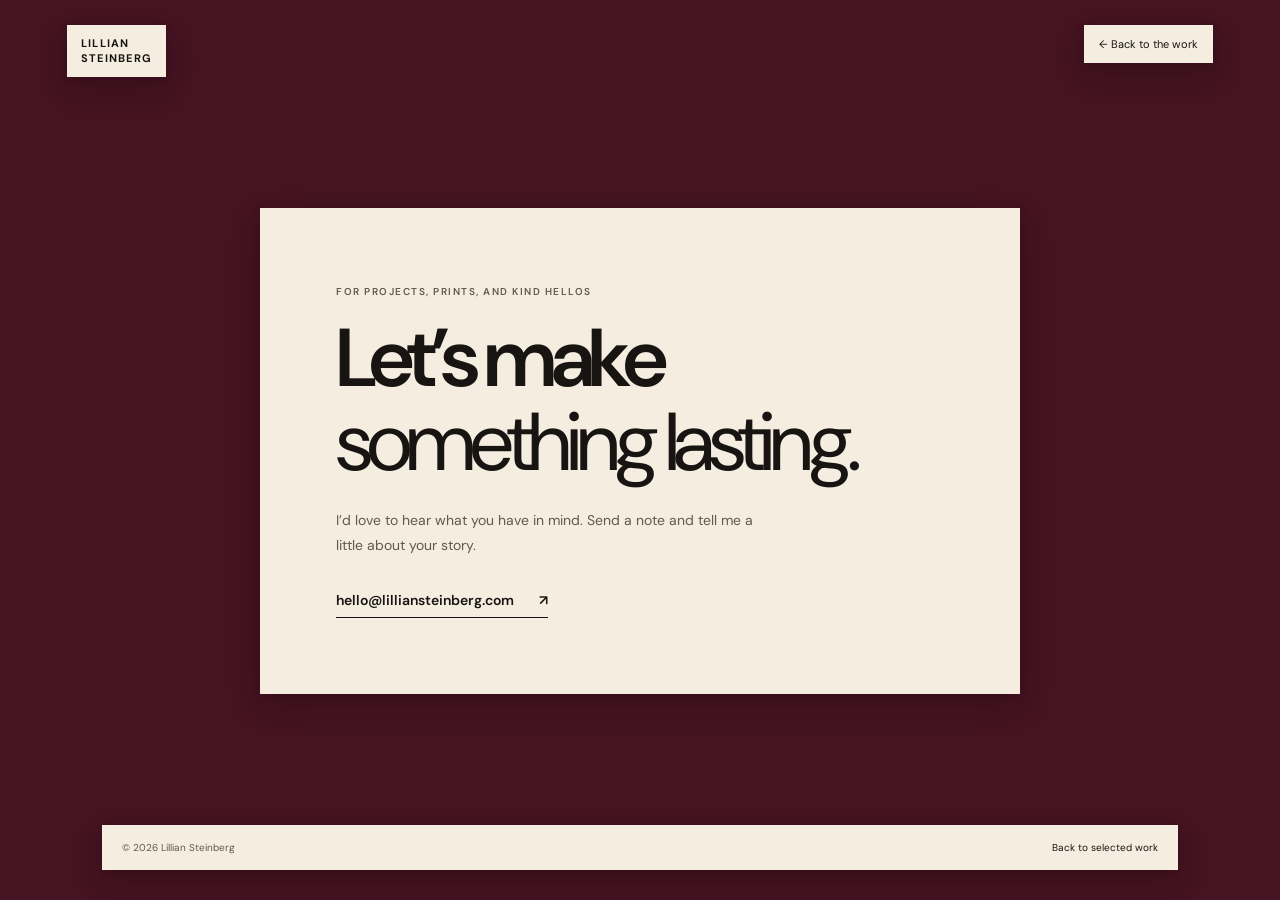
<file: contact.html>
<!doctype html>
<html lang="en">
<head>
  <meta charset="utf-8">
  <meta name="viewport" content="width=device-width, initial-scale=1">
  <meta name="theme-color" content="#451321">
  <meta name="description" content="Get in touch with photographer and visual storyteller Lillian Steinberg.">
  <title>Contact — Lillian Steinberg</title>
  <link rel="stylesheet" href="styles.css">
  <link rel="stylesheet" href="site-updates.css">
  <link rel="stylesheet" href="contact.css">
</head>
<body class="contact-page">
  <header class="contact-header">
    <a class="wordmark" href="index.html">LILLIAN<br>STEINBERG</a>
    <a class="contact-back" href="index.html">← Back to the work</a>
  </header>
  <main class="contact-content">
    <section class="contact-card" aria-labelledby="contact-heading">
      <p class="eyebrow">For projects, prints, and kind hellos</p>
      <h1 id="contact-heading">Let’s make<br><em>something lasting.</em></h1>
      <p>I’d love to hear what you have in mind. Send a note and tell me a little about your story.</p>
      <a class="contact-email" href="mailto:hello@lilliansteinberg.com">hello@lilliansteinberg.com <span aria-hidden="true">↗</span></a>
    </section>
  </main>
  <footer class="contact-footer"><span>© 2026 Lillian Steinberg</span><a href="index.html">Back to selected work</a></footer>
</body>
</html>
</file>
<file: styles.css>
@import url('https://fonts.googleapis.com/css2?family=DM+Sans:wght@400;500;600;700&display=swap');

:root {
  color-scheme: light;
  --burgundy: #451321;
  --cream: #f5eddf;
  --ink: #171412;
  --muted: #62594f;
  --line: rgba(245, 237, 223, .35);
  --sans: 'DM Sans', Arial, sans-serif;
  --soft-shadow: 0 12px 30px rgba(17, 5, 9, .2), 0 2px 8px rgba(17, 5, 9, .12);
}

* { box-sizing: border-box; }
html { scroll-behavior: smooth; }
body { margin: 0; background: var(--burgundy); color: var(--ink); font-family: var(--sans); }
a { color: inherit; }

.hero {
  position: relative;
  min-height: min(820px, 100svh);
  height: 760px;
  max-height: 100svh;
  overflow: hidden;
  color: var(--ink);
  background: var(--burgundy);
}
.hero-image, .hero-shade { position: absolute; inset: 0; width: 100%; height: 100%; }
.hero-image { object-fit: cover; object-position: center 54%; }
.hero-shade { background: linear-gradient(90deg, rgba(20, 7, 11, .08) 15%, rgba(20, 7, 11, .12) 46%, rgba(20, 7, 11, .36) 100%), linear-gradient(0deg, rgba(15, 7, 9, .2), transparent 35%); }
.site-nav { position: absolute; top: 0; left: 0; right: 0; z-index: 1; display: flex; align-items: flex-start; justify-content: space-between; padding: 28px 5.2vw; }
.wordmark { display: inline-block; padding: 11px 14px; background: var(--cream); box-shadow: var(--soft-shadow); color: var(--ink); font-size: 11px; line-height: 1.35; letter-spacing: .12em; font-weight: 700; text-decoration: none; }
.nav-link, .text-link { display: inline-flex; align-items: center; gap: 12px; padding: 12px 15px; background: var(--cream); box-shadow: var(--soft-shadow); color: var(--ink); font-size: 12px; letter-spacing: .02em; text-decoration: none; }
.nav-link span { margin-left: 2px; }
.hero-copy { position: absolute; z-index: 1; top: 50%; right: 10.5%; width: min(460px, 40%); padding: clamp(30px, 4vw, 54px); transform: translateY(-42%); background: var(--cream); box-shadow: var(--soft-shadow); color: var(--ink); }
.eyebrow { margin: 0 0 18px; font-size: 10px; font-weight: 600; letter-spacing: .15em; line-height: 1.5; text-transform: uppercase; }
.hero h1 { margin: 0; font: 600 clamp(48px, 6vw, 78px)/1.02 var(--sans); letter-spacing: -.065em; }
.hero h1 em, .footer-main em { font-style: normal; font-weight: 400; }
.hero-note { max-width: 290px; margin: 22px 0 25px; color: var(--muted); font-size: 13px; line-height: 1.75; }
.text-link { display: inline-flex; gap: 18px; align-items: center; padding: 0 0 7px; border-bottom: 1px solid var(--ink); background: transparent; box-shadow: none; font-weight: 600; }
.hero-caption { position: absolute; bottom: 25px; left: 5.2vw; margin: 0; padding: 10px 13px; background: var(--cream); box-shadow: var(--soft-shadow); color: var(--ink); font-size: 9px; letter-spacing: .14em; }
.section-pad { padding-right: 8.3vw; padding-left: 8.3vw; }
.intro { display: grid; grid-template-columns: 1fr 1.35fr 1fr; align-items: end; gap: 28px; margin: 56px 8.3vw 30px; padding: 34px 38px; background: var(--cream); box-shadow: var(--soft-shadow); }
.intro .eyebrow { margin-bottom: 6px; color: var(--muted); }
.intro h2 { margin: 0; font: 600 clamp(28px, 3vw, 40px)/1.1 var(--sans); letter-spacing: -.055em; }
.intro h2 span { display: inline-block; margin-left: 8px; color: var(--muted); font: 10px var(--sans); letter-spacing: .1em; vertical-align: middle; }
.intro-aside { max-width: 220px; justify-self: end; margin: 0; color: var(--muted); font-size: 12px; line-height: 1.7; }
.story { display: grid; grid-template-columns: 2fr 1fr; min-height: 370px; border-top: 1px solid var(--line); }
.story-reverse .photo-grid { order: 2; }
.story-reverse .story-copy { order: 1; }
.photo-grid { display: grid; grid-template-columns: repeat(3, minmax(0, 1fr)); gap: 8px; min-height: 370px; padding: 8px 8px 8px 0; }
.photo-grid img { display: block; width: 100%; height: 100%; min-height: 354px; object-fit: cover; background: #d3d0c8; }
.story-copy { display: flex; flex-direction: column; justify-content: center; align-items: flex-start; margin: 24px; padding: 40px clamp(28px, 4vw, 58px); background: var(--cream); box-shadow: var(--soft-shadow); color: var(--ink); }
.story-link { color: inherit; text-decoration: none; transition: background-color .2s ease, box-shadow .2s ease; }
.story-link:hover { background-color: #fff6e8; box-shadow: 0 16px 36px rgba(17, 5, 9, .27), 0 3px 10px rgba(17, 5, 9, .14); }
.story-link:focus-visible { outline: 2px solid var(--cream); outline-offset: 3px; }
.story-copy .eyebrow { color: var(--muted); margin-bottom: 22px; }
.story-copy h3 { max-width: 320px; margin: 0 0 17px; font: 600 clamp(26px, 2.8vw, 38px)/1.12 var(--sans); letter-spacing: -.055em; }
.story-copy > p:not(.eyebrow) { max-width: 275px; margin: 0; color: var(--muted); font-size: 12px; line-height: 1.8; }
.story-meta { margin-top: 26px; color: var(--muted); font-size: 9px; letter-spacing: .12em; }
.story-cta { margin-top: 16px; font-size: 11px; font-weight: 600; letter-spacing: .02em; }
.story-cta span { margin-left: 10px; }
.site-footer { padding-top: 105px; padding-bottom: 27px; background: var(--burgundy); color: var(--ink); }
.footer-image { width: calc(100% + 16.6vw); height: clamp(220px, 36vw, 490px); margin: -105px -8.3vw 65px; overflow: hidden; background: #aab4aa; }
.footer-image img { display: block; width: 100%; height: 100%; object-fit: cover; object-position: center 57%; }
.site-footer .eyebrow { color: var(--muted); }
.footer-main { display: flex; align-items: end; justify-content: space-between; margin-bottom: 38px; padding: 38px; background: var(--cream); box-shadow: var(--soft-shadow); }
.footer-main h2 { margin: 0; font: 600 clamp(38px, 5.5vw, 70px)/1.05 var(--sans); letter-spacing: -.06em; }
.contact-link { margin: 0 3vw 8px 30px; padding: 12px 15px; background: var(--cream); box-shadow: var(--soft-shadow); font-size: 12px; font-weight: 600; text-decoration: none; white-space: nowrap; }
.contact-link span { margin-left: 26px; }
.footer-bottom { display: flex; justify-content: space-between; gap: 20px; padding: 17px 20px; background: var(--cream); box-shadow: var(--soft-shadow); color: var(--muted); font-size: 10px; letter-spacing: .04em; }
.footer-bottom a { color: var(--ink); text-decoration: none; }

@media (min-width: 1500px) {
  .story { min-height: 440px; }
  .photo-grid { min-height: 440px; }
  .photo-grid img { min-height: 424px; }
}
@media (max-width: 760px) {
  .hero { height: 720px; min-height: 620px; }
  .hero-image { object-position: 43% center; }
  .hero-shade { background: linear-gradient(90deg, rgba(20,7,11,.16), rgba(20,7,11,.4)), linear-gradient(0deg, rgba(15,7,9,.25), transparent 55%); }
  .site-nav { padding: 20px 6vw; }
  .hero-copy { right: 7%; width: 82%; top: 54%; padding: 30px; }
  .hero h1 { font-size: clamp(46px, 11vw, 68px); }
  .hero-caption { left: 6vw; bottom: 20px; }
  .section-pad { padding-right: 6vw; padding-left: 6vw; }
  .intro { grid-template-columns: 1fr auto; gap: 12px; margin: 35px 6vw 22px; padding: 26px; }
  .intro .eyebrow { grid-column: 1 / -1; }
  .intro h2 span { display: block; margin: 9px 0 0; }
  .intro-aside { max-width: 155px; font-size: 11px; }
  .story { grid-template-columns: 1fr; min-height: 0; }
  .story .photo-grid, .story-reverse .photo-grid { order: 1; min-height: 0; padding: 7px; }
  .story .story-copy, .story-reverse .story-copy { order: 2; min-height: 245px; margin: 14px; padding: 30px 8vw; }
  .photo-grid { gap: 5px; }
  .photo-grid img { height: clamp(150px, 42vw, 260px); min-height: 0; }
  .story-copy .eyebrow { margin-bottom: 14px; }
  .story-copy h3 { font-size: 32px; }
  .story-meta { margin-top: 20px; }
  .site-footer { padding-top: 72px; }
  .footer-image { width: calc(100% + 12vw); height: clamp(190px, 58vw, 330px); margin: -72px -6vw 40px; }
  .footer-main { align-items: flex-start; flex-direction: column; gap: 30px; margin-bottom: 25px; padding: 27px; }
  .footer-main h2 { font-size: clamp(38px, 9vw, 58px); }
  .contact-link { margin: 0; }
}
@media (max-width: 420px) {
  .intro { grid-template-columns: 1fr; }
  .intro-aside { justify-self: start; max-width: 230px; }
  .photo-grid { grid-template-columns: repeat(3, minmax(0, 1fr)); }
  .photo-grid img { height: 39vw; }
  .footer-bottom { flex-wrap: wrap; }
  .footer-bottom span:last-child { display: none; }
}
@media (prefers-reduced-motion: reduce) {
  html { scroll-behavior: auto; }
  .story-link { transition: none; }
}
</file>
<file: site-updates.css>
@import url('https://fonts.googleapis.com/css2?family=DM+Sans:wght@300;400;500;600;700&display=swap');

/* Project row cards and alternating image/text layout. */
.story { grid-template-columns: minmax(0, 2fr) minmax(0, 1fr); border-top: 0; margin-bottom: 18px; }
.story-reverse { grid-template-columns: minmax(0, 1fr) minmax(0, 2fr); }
.photo-grid { min-height: 370px; }
.photo-grid img { min-height: 354px; }
.story-copy {
  min-width: 0;
  min-height: 370px;
  margin: 24px;
  box-shadow: 0 18px 38px rgba(17, 5, 9, .38), 0 4px 12px rgba(17, 5, 9, .24);
}
.story-sentence {
  max-width: 100%;
  margin: 0;
  color: var(--ink);
  font: 300 clamp(48px, 6vw, 78px)/1.08 var(--sans);
  letter-spacing: -.065em;
}
.story-sentence strong { font-weight: 700; }

/* One-line wordmark and light/strong hero heading. */
.wordmark { white-space: nowrap; }
.hero-copy {
  width: min(620px, 52%);
  padding: 0;
  background: transparent;
  box-shadow: none;
  color: var(--cream);
}
.hero-copy h1 {
  color: var(--cream);
  font-weight: 300;
  text-shadow: 0 3px 18px rgba(17, 5, 9, .48), 0 1px 4px rgba(17, 5, 9, .32);
}
.hero-copy h1 > span { font-weight: 300; }
.hero-copy h1 strong { font-weight: 700; }

/* Full-width statement with a centered, overlapping strip of square images. */
.beyond-work { position: relative; margin: 76px 0 96px; padding-bottom: 34px; }
.beyond-heading {
  display: flex;
  width: 100%;
  min-height: 260px;
  align-items: center;
  justify-content: center;
  padding: clamp(32px, 7vw, 88px) 8.3vw clamp(72px, 10vw, 120px);
  background: var(--cream);
  box-shadow: 0 18px 38px rgba(17, 5, 9, .38), 0 4px 12px rgba(17, 5, 9, .24);
  text-align: center;
}
.beyond-heading .story-sentence { max-width: 1100px; margin-inline: auto; }
.beyond-icons {
  position: relative;
  z-index: 1;
  display: grid;
  grid-template-columns: repeat(9, minmax(0, 1fr));
  gap: clamp(14px, 2.4vw, 32px);
  width: min(1100px, 84%);
  margin: clamp(-62px, -6vw, -42px) auto 0;
  justify-content: center;
}
.beyond-icons img {
  display: block;
  width: 100%;
  aspect-ratio: 1;
  object-fit: cover;
  box-shadow: 0 10px 24px rgba(17, 5, 9, .34), 0 2px 6px rgba(17, 5, 9, .2);
}

/* Scroll-linked, subtle slide-in for each alternating project image row. */
@supports (animation-timeline: view()) {
  @media (prefers-reduced-motion: no-preference) {
    .story:not(.story-reverse) .photo-grid {
      animation: photo-slide-from-left linear both;
      animation-timeline: view();
      animation-range: entry 0% entry 45%;
    }
    .story.story-reverse .photo-grid {
      animation: photo-slide-from-right linear both;
      animation-timeline: view();
      animation-range: entry 0% entry 45%;
    }
  }
}
@keyframes photo-slide-from-left {
  from { opacity: .65; transform: translateX(-24px); }
  to { opacity: 1; transform: translateX(0); }
}
@keyframes photo-slide-from-right {
  from { opacity: .65; transform: translateX(24px); }
  to { opacity: 1; transform: translateX(0); }
}

.site-footer { position: relative; padding-top: 105px; }
.footer-image { margin-bottom: 0; }
.footer-main {
  position: relative;
  z-index: 1;
  display: flex;
  width: min(760px, 72%);
  min-height: 225px;
  align-items: center;
  justify-content: space-between;
  gap: 24px;
  margin: -105px auto 56px 0;
  padding: clamp(26px, 4vw, 52px);
  background: var(--cream);
  box-shadow: 0 18px 38px rgba(17, 5, 9, .38), 0 4px 12px rgba(17, 5, 9, .24);
  color: var(--ink);
  text-decoration: none;
  transition: background-color .2s ease, box-shadow .2s ease, transform .2s ease;
}
.footer-main:hover {
  transform: translateY(-3px);
  background: #fff6e8;
  box-shadow: 0 20px 42px rgba(17, 5, 9, .42), 0 5px 14px rgba(17, 5, 9, .28);
}
.footer-main:focus-visible { outline: 3px solid var(--cream); outline-offset: 4px; }
.footer-copy { display: block; }
.footer-copy .eyebrow { display: block; margin-bottom: 18px; color: var(--muted); }
.footer-heading { display: block; font: 600 clamp(30px, 4vw, 54px)/1.08 var(--sans); letter-spacing: -.06em; }
.footer-arrow { flex: 0 0 auto; align-self: flex-end; font-size: 24px; }

@media (min-width: 1500px) {
  .story, .photo-grid, .story-copy { min-height: 440px; }
  .photo-grid img { min-height: 424px; }
}
@media (max-width: 760px) {
  .story, .story-reverse { grid-template-columns: minmax(0, 1fr); margin-bottom: 12px; }
  .story .photo-grid, .story-reverse .photo-grid { order: 1; min-height: 0; }
  .story .story-copy, .story-reverse .story-copy { order: 2; min-height: 245px; margin: 14px; padding: 30px 8vw; }
  .story-sentence { font-size: clamp(38px, 9vw, 60px); }
  .beyond-work { margin: 52px 0 72px; }
  .beyond-heading { min-height: 220px; padding: 32px 6vw 76px; }
  .beyond-icons { grid-template-columns: repeat(5, minmax(0, 1fr)); width: 88%; gap: 14px; margin: -46px auto 0; }
  .beyond-icons img:nth-child(n + 6) { display: none; }
  .site-footer { padding-top: 72px; }
  .footer-main { width: 88%; min-height: 0; margin: -58px 0 36px; padding: 26px; }
  .footer-heading { font-size: clamp(28px, 7vw, 42px); }
  .hero-copy { right: 7%; width: 86%; top: 54%; }
  .hero-copy h1 { font-size: clamp(42px, 10vw, 66px); }
}
@media (prefers-reduced-motion: reduce) {
  .footer-main { transition: none; }
}
</file>
<file: contact.css>
body.contact-page { min-height: 100vh; display: flex; flex-direction: column; }
.contact-header { display: flex; align-items: flex-start; justify-content: space-between; padding: 25px 5.2vw; }
.contact-back { display: inline-block; padding: 12px 15px; background: var(--cream); box-shadow: var(--soft-shadow); color: var(--ink); font-size: 11px; text-decoration: none; }
.contact-content { display: grid; flex: 1; place-items: center; padding: 45px 8vw 70px; }
.contact-card { width: min(760px, 100%); padding: clamp(32px, 6vw, 76px); background: var(--cream); box-shadow: var(--soft-shadow); color: var(--ink); }
.contact-card .eyebrow { color: var(--muted); }
.contact-card h1 { margin: 0; font: 600 clamp(42px, 7vw, 82px)/1.02 var(--sans); letter-spacing: -.065em; }
.contact-card h1 em { font-style: normal; font-weight: 400; }
.contact-card > p:not(.eyebrow) { max-width: 430px; margin: 24px 0 30px; color: var(--muted); font-size: 14px; line-height: 1.8; }
.contact-email { display: inline-flex; gap: 25px; align-items: center; padding-bottom: 8px; border-bottom: 1px solid var(--ink); color: var(--ink); font-size: 14px; font-weight: 600; text-decoration: none; }
.contact-footer { display: flex; justify-content: space-between; gap: 20px; margin: 0 8vw 30px; padding: 16px 20px; background: var(--cream); box-shadow: var(--soft-shadow); color: var(--muted); font-size: 10px; }
.contact-footer a { color: var(--ink); text-decoration: none; }
.contact-footer a:hover, .contact-back:hover { text-decoration: underline; text-underline-offset: 4px; }
@media (max-width: 600px) {
  .contact-header { padding: 20px 6vw; }
  .contact-content { padding: 35px 6vw 50px; }
  .contact-footer { margin: 0 6vw 20px; flex-wrap: wrap; }
}
</file>
